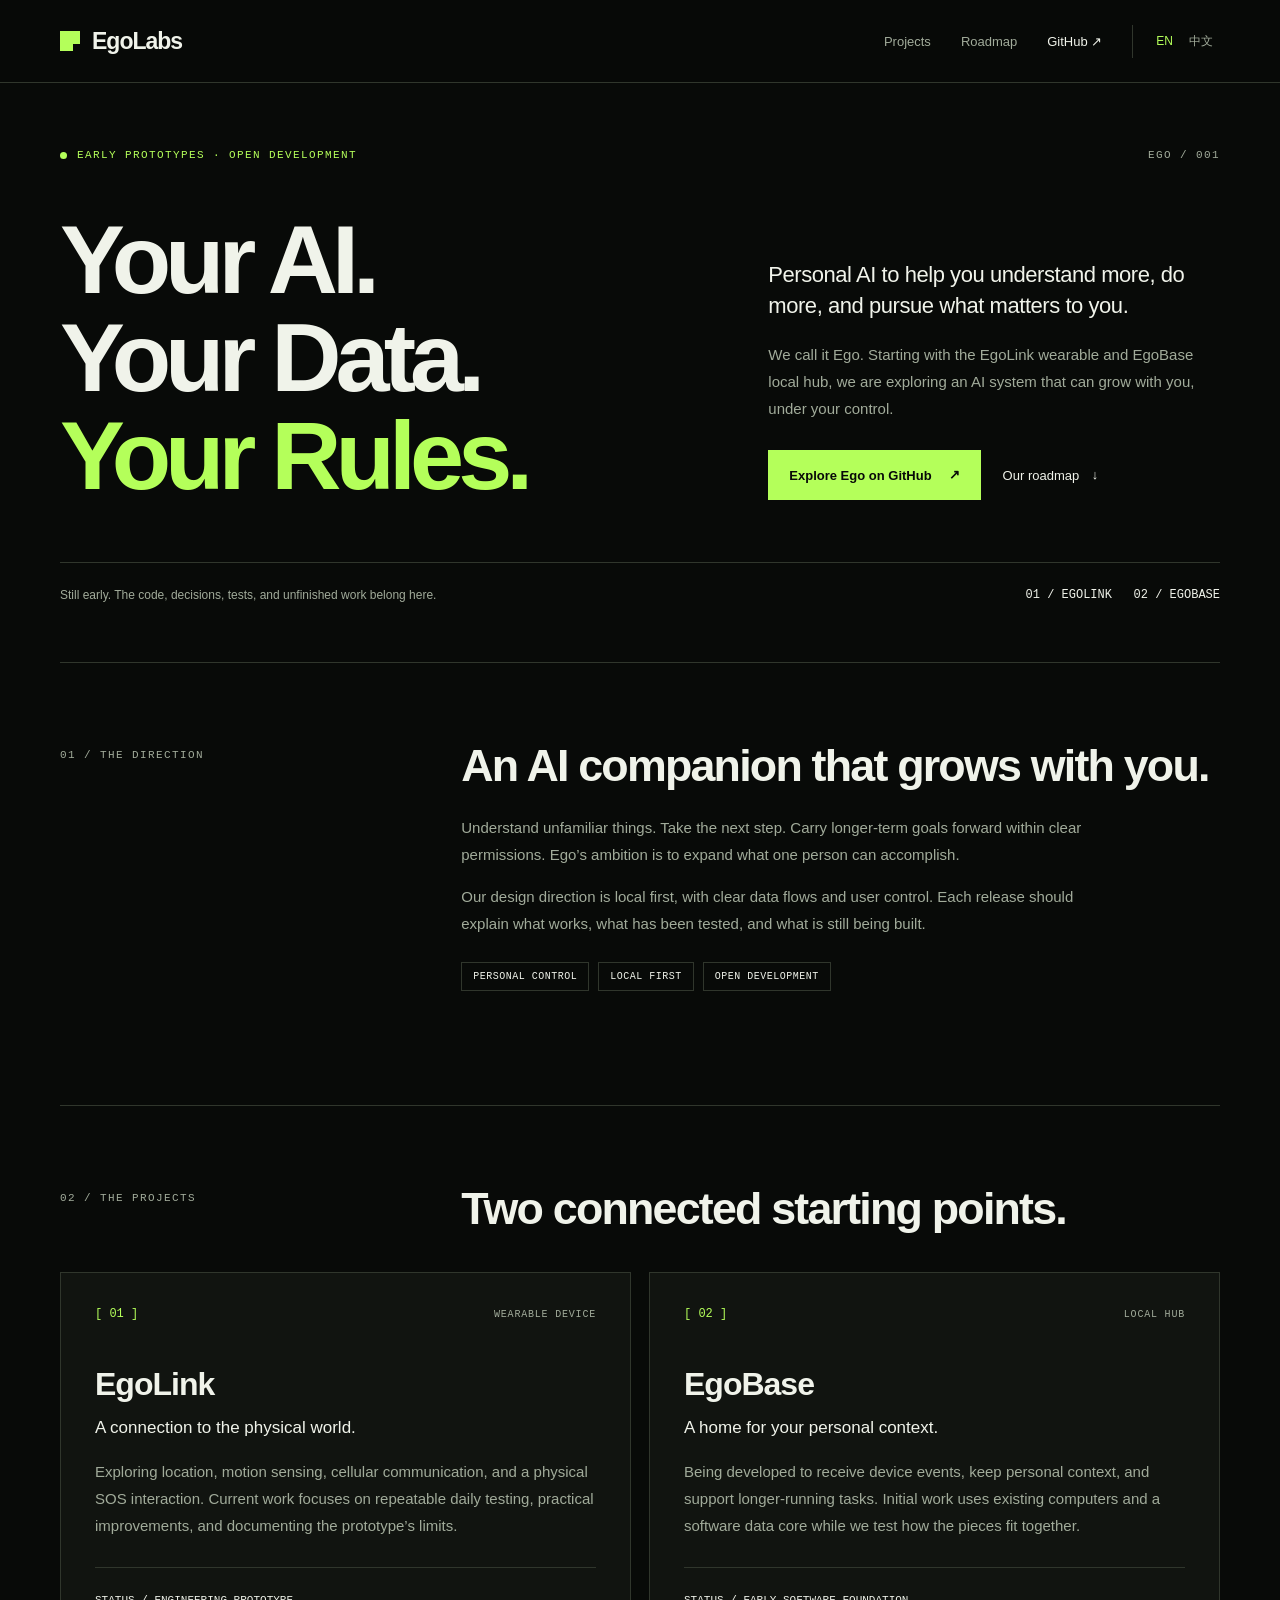
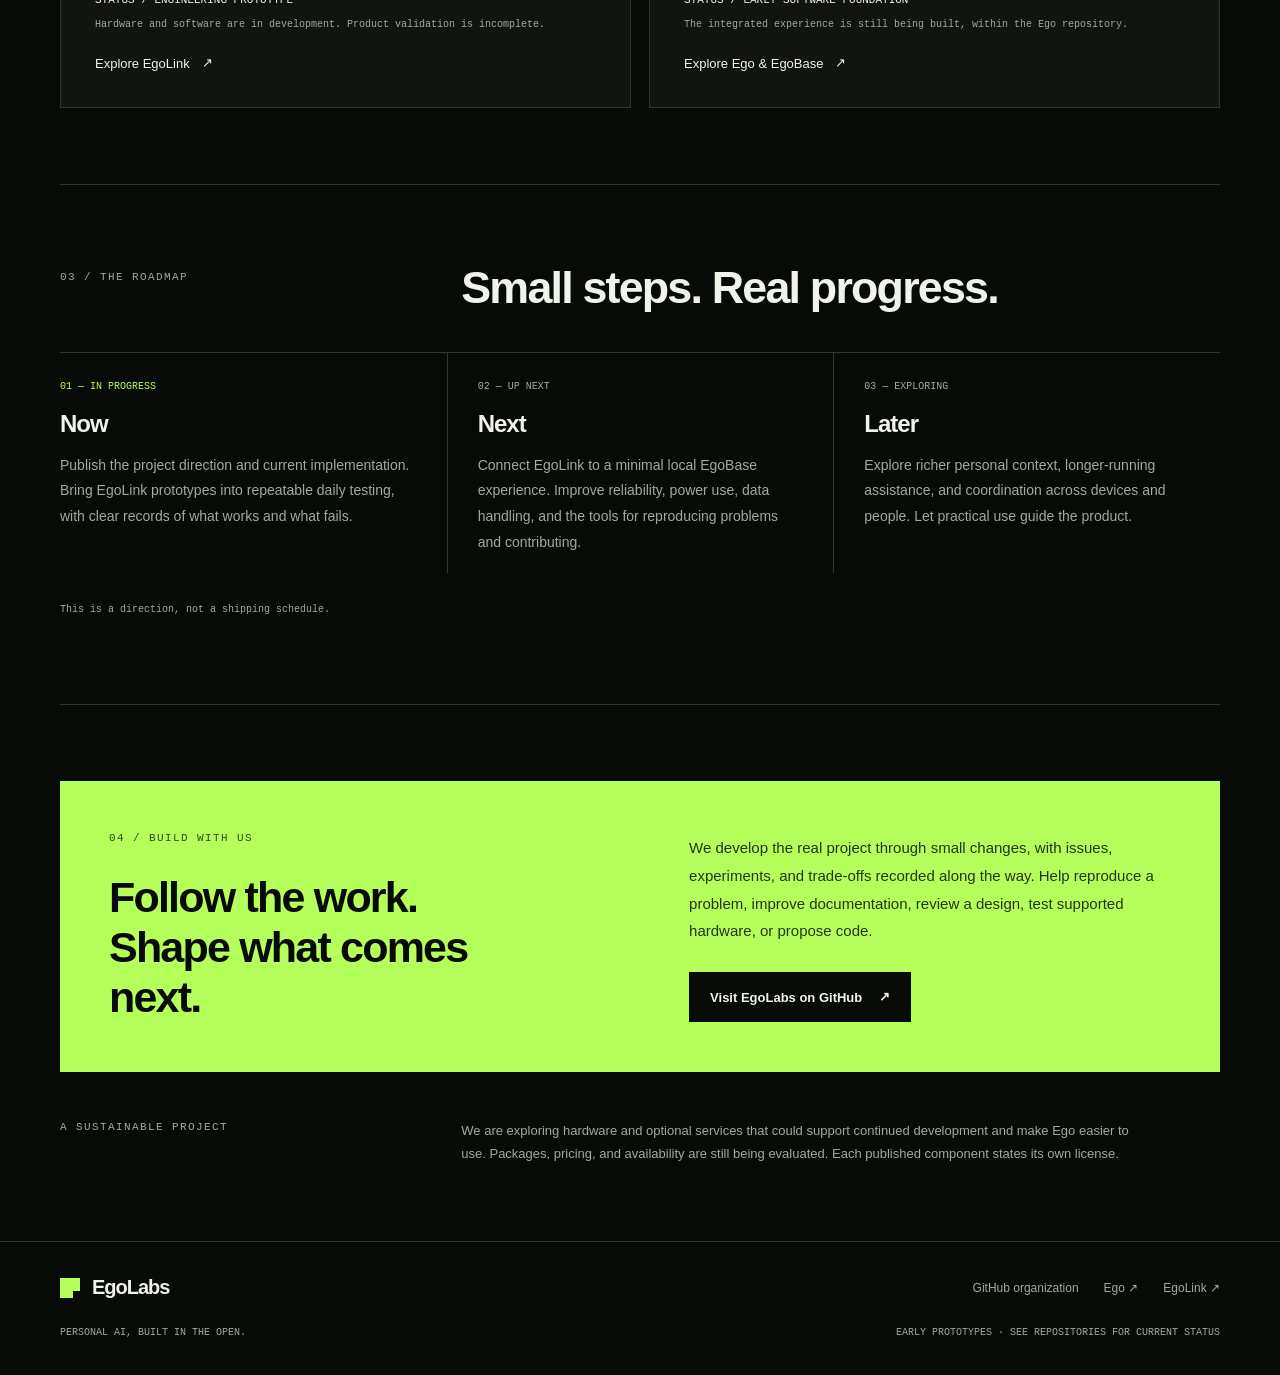
<file: website/index.html>
<!doctype html>
<html lang="en">
<head>
  <meta charset="utf-8">
  <meta name="viewport" content="width=device-width, initial-scale=1">
  <meta name="theme-color" content="#080a08">
  <meta name="description" content="EgoLabs is building personal AI in the open. Explore EgoLink, EgoBase, the roadmap, and the real work behind the prototypes.">
  <meta property="og:title" content="EgoLabs — Your AI. Your Data. Your Rules.">
  <meta property="og:description" content="Personal AI, built in the open. Follow the development of EgoLink and EgoBase.">
  <meta property="og:type" content="website">
  <meta property="og:url" content="https://getego.ai/">
  <title>EgoLabs — Your AI. Your Data. Your Rules.</title>
  <link rel="canonical" href="https://getego.ai/">
  <style>
    :root { color-scheme: dark; --bg:#080a08; --panel:#111410; --text:#f0f3ea; --muted:#a1ab9a; --line:#30362c; --green:#b4ff5a; --mono:ui-monospace,"SFMono-Regular",Consolas,"Liberation Mono",monospace; --sans:Inter,Arial,"PingFang SC","Microsoft YaHei",sans-serif; }
    * { box-sizing:border-box; }
    html { scroll-behavior:smooth; scroll-padding-top:100px; }
    body { margin:0; background:var(--bg); color:var(--text); font-family:var(--sans); -webkit-font-smoothing:antialiased; }
    a { color:inherit; text-decoration:none; }
    button { font:inherit; }
    a,button { -webkit-tap-highlight-color:transparent; }
    a:focus-visible,button:focus-visible { outline:2px solid var(--green); outline-offset:6px; }
    ::selection { background:var(--green); color:var(--bg); }
    .wrap { width:min(1160px,calc(100% - 80px)); margin-inline:auto; }
    .skip { position:fixed; top:12px; left:12px; z-index:30; background:var(--green); color:var(--bg); padding:12px 18px; transform:translateY(-200%); }
    .skip:focus { transform:translateY(0); }
    .header { position:sticky; top:0; z-index:20; background:rgba(8,10,8,.96); border-bottom:1px solid var(--line); }
    .nav { min-height:82px; display:flex; align-items:center; gap:30px; }
    .brand { display:inline-flex; align-items:center; gap:12px; margin-right:auto; font-size:23px; font-weight:750; letter-spacing:-1px; }
    .brand-mark { width:20px; height:20px; background:var(--green); position:relative; flex:none; }
    .brand-mark:after { content:""; position:absolute; width:7px; height:7px; right:0; bottom:0; background:var(--bg); }
    .nav-link { font-size:13px; color:var(--muted); transition:color .15s; }
    .nav-link:hover { color:var(--text); }
    .nav-github { color:var(--text); }
    .language { display:flex; gap:2px; padding-left:16px; border-left:1px solid var(--line); }
    .language button { border:0; background:transparent; color:var(--muted); padding:8px 7px; cursor:pointer; font-size:12px; }
    .language button[aria-pressed="true"] { color:var(--green); }
    .eyebrow { font-family:var(--mono); font-size:11px; letter-spacing:1.4px; line-height:1.6; text-transform:uppercase; color:var(--muted); }
    .live { display:flex; align-items:center; gap:10px; }
    .dot { display:inline-block; width:7px; height:7px; flex:none; border-radius:50%; background:var(--green); }
    .hero { padding:64px 0 56px; }
    .hero-top { display:flex; justify-content:space-between; gap:20px; }
    .hero-top .eyebrow:first-child { color:var(--green); }
    .hero-grid { display:grid; grid-template-columns:1.4fr 1fr; gap:76px; align-items:end; padding:46px 0 57px; }
    h1 { font-size:clamp(64px,7.6vw,108px); line-height:1.01; letter-spacing:-6px; font-weight:700; margin:0; }
    h1 span { display:block; }
    h1 .accent { color:var(--green); }
    .hero-copy { padding-bottom:5px; }
    .hero-copy .lead { margin:0 0 19px; font-size:22px; line-height:1.45; letter-spacing:-.45px; }
    .body-copy { color:var(--muted); font-size:15px; line-height:1.8; margin:0; }
    .actions { display:flex; flex-wrap:wrap; align-items:center; gap:22px; margin-top:28px; }
    .button { display:inline-flex; align-items:center; justify-content:center; gap:17px; padding:16px 20px; background:var(--green); color:var(--bg); font-size:13px; font-weight:700; border:1px solid var(--green); transition:background .15s,transform .15s; }
    .button:hover { background:#ccff92; transform:translateY(-2px); }
    .text-link { display:inline-flex; gap:12px; align-items:center; font-size:13px; line-height:1.5; }
    .text-link:hover { color:var(--green); }
    .arrow { font-family:var(--mono); }
    .hero-bottom { display:flex; align-items:center; justify-content:space-between; gap:22px; padding-top:23px; border-top:1px solid var(--line); }
    .hero-bottom p { font-size:12px; line-height:1.6; color:var(--muted); margin:0; }
    .hero-bottom .index { font-family:var(--mono); color:var(--text); white-space:nowrap; }
    .section { padding:76px 0; border-top:1px solid var(--line); }
    .section-heading { display:grid; grid-template-columns:1fr 2.1fr; gap:40px; margin-bottom:38px; }
    .section-heading .eyebrow { padding-top:8px; }
    h2 { font-size:clamp(31px,3.5vw,46px); line-height:1.17; font-weight:550; letter-spacing:-1.8px; margin:0; max-width:760px; }
    .intro-text { max-width:650px; margin-top:23px; color:var(--muted); line-height:1.8; font-size:15px; }
    .intro-text p { margin:0 0 15px; }
    .principles { display:flex; flex-wrap:wrap; gap:9px; margin-top:25px; }
    .tag { border:1px solid var(--line); padding:8px 11px; font-family:var(--mono); font-size:10px; letter-spacing:.5px; color:var(--text); }
    .projects { display:grid; grid-template-columns:1fr 1fr; gap:18px; }
    .project { display:flex; flex-direction:column; padding:34px; border:1px solid var(--line); background:var(--panel); }
    .project-top { display:flex; justify-content:space-between; align-items:center; gap:12px; margin-bottom:45px; }
    .project-number { color:var(--green); font-family:var(--mono); font-size:12px; }
    .project-type { font-family:var(--mono); font-size:10px; color:var(--muted); letter-spacing:.8px; text-transform:uppercase; }
    h3 { margin:0; font-size:32px; font-weight:550; letter-spacing:-1px; }
    .project-summary { font-size:17px; line-height:1.5; margin:12px 0 17px; }
    .project .body-copy { flex:1; }
    .status { font-family:var(--mono); font-size:10px; line-height:1.8; color:var(--muted); padding-top:23px; margin:28px 0 20px; border-top:1px solid var(--line); }
    .status strong { display:block; color:var(--text); font-weight:400; font-size:11px; margin-bottom:5px; }
    .project .text-link { align-self:flex-start; }
    .roadmap { display:grid; grid-template-columns:repeat(3,1fr); border-top:1px solid var(--line); }
    .roadmap article { padding:28px 30px 3px 0; }
    .roadmap article+article { padding-left:30px; border-left:1px solid var(--line); }
    .roadmap .stage { font-family:var(--mono); color:var(--muted); font-size:10px; margin-bottom:18px; }
    .roadmap article:first-child .stage { color:var(--green); }
    .roadmap h3 { font-size:24px; margin-bottom:15px; }
    .roadmap p { color:var(--muted); font-size:14px; line-height:1.85; }
    .roadmap-note { margin-top:28px; color:var(--muted); font-family:var(--mono); font-size:10px; line-height:1.7; }
    .contribute { background:var(--green); color:var(--bg); padding:49px; display:grid; grid-template-columns:1.1fr 1fr; gap:50px; }
    .contribute .eyebrow { color:#354921; margin-bottom:24px; }
    .contribute h2 { font-size:43px; max-width:450px; }
    .contribute p { font-size:15px; line-height:1.85; margin:4px 0 27px; color:#25351a; }
    .contribute .button { background:var(--bg); color:var(--text); border-color:var(--bg); }
    .contribute .button:hover { background:#242c1d; }
    .support { display:grid; grid-template-columns:1fr 2.1fr; gap:40px; padding:47px 0 0; }
    .support .body-copy { max-width:670px; font-size:13px; }
    .footer { border-top:1px solid var(--line); padding:34px 0; }
    .footer-top { display:flex; align-items:center; gap:24px; }
    .footer .brand { font-size:20px; }
    .footer-links { display:flex; gap:25px; flex-wrap:wrap; font-size:12px; color:var(--muted); }
    .footer-links a:hover { color:var(--green); }
    .footer-bottom { margin-top:25px; display:flex; justify-content:space-between; gap:16px; font-size:10px; color:var(--muted); line-height:1.7; font-family:var(--mono); }
    .footer-bottom p { margin:0; }
    html[lang="zh-CN"] h1 { font-size:clamp(50px,6.1vw,87px); letter-spacing:-3px; line-height:1.16; }
    html[lang="zh-CN"] h2 { line-height:1.4; letter-spacing:-1px; }
    html[lang="zh-CN"] .hero-copy .lead { line-height:1.7; }
    @media (min-width:1500px) { .hero { padding-top:85px; padding-bottom:65px; } .hero-grid { padding-top:60px; padding-bottom:72px; } }
    @media (max-width:960px) { .hero-grid { gap:38px; } h1 { font-size:76px; letter-spacing:-4px; } .hero-copy .lead { font-size:19px; } .section-heading,.support { grid-template-columns:1fr 2.5fr; gap:30px; } .contribute { gap:35px; padding:36px; } .contribute h2 { font-size:36px; } .project { padding:27px; } }
    @media (max-width:720px) { .wrap { width:calc(100% - 40px); } .nav { min-height:70px; gap:16px; flex-wrap:wrap; } .nav-link:not(.nav-github) { display:none; } .brand { font-size:20px; gap:9px; } .brand-mark { width:17px; height:17px; } .language { padding-left:9px; gap:0; } .language button { padding-inline:6px; } .hero { padding:34px 0; } .hero-top { gap:10px; } .hero-top .edition { display:none; } .hero-grid { grid-template-columns:1fr; gap:35px; padding:32px 0 35px; } h1 { font-size:clamp(64px,12vw,88px); letter-spacing:-4px; } .hero-copy { max-width:500px; } .hero-copy .lead { font-size:20px; } .actions { gap:20px; margin-top:25px; } .hero-bottom { align-items:flex-start; flex-direction:column; gap:10px; } .hero-bottom .index { font-size:10px; } .section { padding:48px 0; } .section-heading,.support { grid-template-columns:1fr; gap:18px; } .section-heading { margin-bottom:28px; } h2 { font-size:32px; letter-spacing:-1px; } .intro-text { margin-top:18px; } .projects { grid-template-columns:1fr; gap:16px; } .project { padding:27px; } .project-top { margin-bottom:30px; } .roadmap { grid-template-columns:1fr; } .roadmap article,.roadmap article+article { padding:25px 0; border-left:0; } .roadmap article+article { border-top:1px solid var(--line); } .roadmap .stage { margin-bottom:12px; } .roadmap p { margin-bottom:0; } .roadmap-note { margin-top:0; } .contribute { grid-template-columns:1fr; gap:24px; padding:28px; } .contribute h2 { font-size:34px; } .contribute .eyebrow { margin-bottom:18px; } .contribute p { margin-top:0; margin-bottom:20px; } .support { padding-top:32px; } .footer-top { align-items:flex-start; flex-direction:column; gap:25px; } .footer-bottom { flex-direction:column; gap:12px; } html[lang="zh-CN"] h1 { font-size:clamp(49px,9vw,70px); letter-spacing:-2px; } }
    @media (prefers-reduced-motion:reduce) { html { scroll-behavior:auto; } *,*:before,*:after { transition:none!important; animation:none!important; } }
  </style>
</head>
<body>
  <a class="skip" href="#main" data-zh="跳到正文">Skip to content</a>
  <header class="header">
    <nav class="nav wrap" aria-label="Main navigation">
      <a class="brand" href="#top" aria-label="EgoLabs home"><span class="brand-mark" aria-hidden="true"></span>EgoLabs</a>
      <a class="nav-link" href="#projects" data-zh="项目">Projects</a>
      <a class="nav-link" href="#roadmap" data-zh="路线">Roadmap</a>
      <a class="nav-link nav-github" href="https://github.com/getegoai">GitHub <span aria-hidden="true">↗</span></a>
      <div class="language" role="group" aria-label="Language / 语言">
        <button type="button" data-language="en" aria-pressed="true" lang="en">EN</button>
        <button type="button" data-language="zh-CN" aria-pressed="false" lang="zh-CN">中文</button>
      </div>
    </nav>
  </header>
  <main id="main">
    <div class="wrap">
      <section class="hero" id="top" aria-labelledby="hero-title">
        <div class="hero-top">
          <div class="eyebrow live"><span class="dot" aria-hidden="true"></span><span data-zh="早期原型 · 公开研发">Early prototypes · Open development</span></div>
          <div class="eyebrow edition">EGO / 001</div>
        </div>
        <div class="hero-grid">
          <h1 id="hero-title"><span data-zh="你的 AI。">Your AI.</span><span data-zh="你的数据。">Your Data.</span><span class="accent" data-zh="由你掌控。">Your Rules.</span></h1>
          <div class="hero-copy">
            <p class="lead" data-zh="让个人 AI 扩展你的认知与行动能力，持续推进你在意的事。">Personal AI to help you understand more, do more, and pursue what matters to you.</p>
            <p class="body-copy" data-zh="我们称它为 Ego。从 EgoLink 随身设备与 EgoBase 本地中枢开始，我们正在探索一个能长期与你协作、由你掌控的 AI 系统。">We call it Ego. Starting with the EgoLink wearable and EgoBase local hub, we are exploring an AI system that can grow with you, under your control.</p>
            <div class="actions">
              <a class="button" href="https://github.com/getegoai/ego"><span data-zh="在 GitHub 探索 Ego">Explore Ego on GitHub</span><span class="arrow" aria-hidden="true">↗</span></a>
              <a class="text-link" href="#roadmap"><span data-zh="查看路线">Our roadmap</span><span class="arrow" aria-hidden="true">↓</span></a>
            </div>
          </div>
        </div>
        <div class="hero-bottom">
          <p data-zh="项目仍在早期。代码、取舍、测试和待解决的问题，一起公开。">Still early. The code, decisions, tests, and unfinished work belong here.</p>
          <p class="index" data-zh="01 / EGOLINK　　02 / EGOBASE">01 / EGOLINK &nbsp; 02 / EGOBASE</p>
        </div>
      </section>
      <section class="section" id="vision" aria-labelledby="vision-title">
        <div class="section-heading">
          <div class="eyebrow" data-zh="01 / 愿景">01 / The direction</div>
          <div>
            <h2 id="vision-title" data-zh="一个由你掌控、与你共同成长的 AI 伙伴。">An AI companion that grows with you.</h2>
            <div class="intro-text">
              <p data-zh="帮助你理解新的领域、采取下一步行动，并在明确授权的范围内持续推进长期目标。Ego 的愿景，是扩大个人能够完成的事情的范围。">Understand unfamiliar things. Take the next step. Carry longer-term goals forward within clear permissions. Ego’s ambition is to expand what one person can accomplish.</p>
              <p data-zh="我们以本地优先、清晰的数据流和用户控制为设计方向。每个版本都会说明哪些已经实现、哪些经过测试，以及哪些仍待完成。">Our design direction is local first, with clear data flows and user control. Each release should explain what works, what has been tested, and what is still being built.</p>
            </div>
            <div class="principles"><span class="tag" data-zh="个人掌控">PERSONAL CONTROL</span><span class="tag" data-zh="本地优先">LOCAL FIRST</span><span class="tag" data-zh="公开研发">OPEN DEVELOPMENT</span></div>
          </div>
        </div>
      </section>
      <section class="section" id="projects" aria-labelledby="projects-title">
        <div class="section-heading"><div class="eyebrow" data-zh="02 / 项目">02 / The projects</div><h2 id="projects-title" data-zh="从两个相连的部分开始。">Two connected starting points.</h2></div>
        <div class="projects">
          <article class="project">
            <div class="project-top"><span class="project-number">[ 01 ]</span><span class="project-type" data-zh="随身设备">Wearable device</span></div>
            <h3>EgoLink</h3>
            <p class="project-summary" data-zh="连接个人 AI 与现实世界。">A connection to the physical world.</p>
            <p class="body-copy" data-zh="探索定位、运动感知、蜂窝通信和实体 SOS 交互。当前重点是让原型进入可重复的日常测试，持续改进并记录它的能力边界。">Exploring location, motion sensing, cellular communication, and a physical SOS interaction. Current work focuses on repeatable daily testing, practical improvements, and documenting the prototype’s limits.</p>
            <div class="status"><strong data-zh="状态 / 工程原型">STATUS / ENGINEERING PROTOTYPE</strong><span data-zh="硬件与软件持续开发中，产品验证尚未完成。">Hardware and software are in development. Product validation is incomplete.</span></div>
            <a class="text-link" href="https://github.com/getegoai/egolink"><span data-zh="查看 EgoLink 项目">Explore EgoLink</span><span class="arrow" aria-hidden="true">↗</span></a>
          </article>
          <article class="project">
            <div class="project-top"><span class="project-number">[ 02 ]</span><span class="project-type" data-zh="本地中枢">Local hub</span></div>
            <h3>EgoBase</h3>
            <p class="project-summary" data-zh="为个人 AI 保留连续的上下文。">A home for your personal context.</p>
            <p class="body-copy" data-zh="用于接收设备事件、保存个人上下文，并逐步支持持续性的任务。初期使用现有电脑和软件数据底座，验证这些能力怎样协同工作。">Being developed to receive device events, keep personal context, and support longer-running tasks. Initial work uses existing computers and a software data core while we test how the pieces fit together.</p>
            <div class="status"><strong data-zh="状态 / 早期软件基础">STATUS / EARLY SOFTWARE FOUNDATION</strong><span data-zh="整体体验仍在建设中，当前工作位于 Ego 仓库。">The integrated experience is still being built, within the Ego repository.</span></div>
            <a class="text-link" href="https://github.com/getegoai/ego"><span data-zh="查看 Ego 与 EgoBase">Explore Ego &amp; EgoBase</span><span class="arrow" aria-hidden="true">↗</span></a>
          </article>
        </div>
      </section>
      <section class="section" id="roadmap" aria-labelledby="roadmap-title">
        <div class="section-heading"><div class="eyebrow" data-zh="03 / 路线">03 / The roadmap</div><h2 id="roadmap-title" data-zh="小步实现，持续验证。">Small steps. Real progress.</h2></div>
        <div class="roadmap">
          <article><div class="stage" data-zh="01 — 当前">01 — IN PROGRESS</div><h3 data-zh="现在">Now</h3><p data-zh="公开项目方向与当前实现。让 EgoLink 原型进入可重复的日常测试，清楚记录成功、失败与待解决的问题。">Publish the project direction and current implementation. Bring EgoLink prototypes into repeatable daily testing, with clear records of what works and what fails.</p></article>
          <article><div class="stage" data-zh="02 — 下一步">02 — UP NEXT</div><h3 data-zh="接下来">Next</h3><p data-zh="连接 EgoLink 与最小可用的本地 EgoBase。改进可靠性、功耗、数据处理，以及复现问题和参与贡献所需的工具。">Connect EgoLink to a minimal local EgoBase experience. Improve reliability, power use, data handling, and the tools for reproducing problems and contributing.</p></article>
          <article><div class="stage" data-zh="03 — 持续探索">03 — EXPLORING</div><h3 data-zh="更远期">Later</h3><p data-zh="探索更丰富的个人上下文、跨时间持续协助，以及人与设备之间的协作。让真实使用推动产品演进。">Explore richer personal context, longer-running assistance, and coordination across devices and people. Let practical use guide the product.</p></article>
        </div>
        <p class="roadmap-note" data-zh="路线表达发展方向，并非上市时间承诺。">This is a direction, not a shipping schedule.</p>
      </section>
      <section class="section" id="contribute" aria-labelledby="contribute-title">
        <div class="contribute">
          <div><div class="eyebrow" data-zh="04 / 一起建设">04 / Build with us</div><h2 id="contribute-title" data-zh="跟随真实研发，参与下一步。">Follow the work.<br>Shape what comes next.</h2></div>
          <div><p data-zh="我们以小步提交推进真实项目，在 Issue、PR 和设计记录中保留问题、实验与取舍。欢迎复现问题、改进文档、评审设计、测试支持的硬件，或提出代码改动。">We develop the real project through small changes, with issues, experiments, and trade-offs recorded along the way. Help reproduce a problem, improve documentation, review a design, test supported hardware, or propose code.</p><a class="button" href="https://github.com/getegoai"><span data-zh="前往 EgoLabs GitHub">Visit EgoLabs on GitHub</span><span class="arrow" aria-hidden="true">↗</span></a></div>
        </div>
        <div class="support"><div class="eyebrow" data-zh="持续发展的方式">A sustainable project</div><p class="body-copy" data-zh="我们正在探索硬件和可选服务，让项目能够持续开发，也让 Ego 更容易使用。产品组合、价格与供应时间仍待验证。各公开组件会注明自己的许可协议。">We are exploring hardware and optional services that could support continued development and make Ego easier to use. Packages, pricing, and availability are still being evaluated. Each published component states its own license.</p></div>
      </section>
    </div>
  </main>
  <footer class="footer">
    <div class="wrap">
      <div class="footer-top"><a class="brand" href="#top"><span class="brand-mark" aria-hidden="true"></span>EgoLabs</a><div class="footer-links"><a href="https://github.com/getegoai" data-zh="GitHub 组织">GitHub organization</a><a href="https://github.com/getegoai/ego">Ego ↗</a><a href="https://github.com/getegoai/egolink">EgoLink ↗</a></div></div>
      <div class="footer-bottom"><p data-zh="个人 AI，公开建设。">PERSONAL AI, BUILT IN THE OPEN.</p><p data-zh="早期原型 · 以仓库中的当前状态为准">EARLY PROTOTYPES · SEE REPOSITORIES FOR CURRENT STATUS</p></div>
    </div>
  </footer>
  <script>
    // Language preference stays in this page only; no storage, cookies, or requests.
    const translations = [...document.querySelectorAll('[data-zh]')].map(element => ({element, english:element.innerHTML, chinese:element.dataset.zh}));
    const languageButtons = [...document.querySelectorAll('[data-language]')];
    function setLanguage(language) {
      document.documentElement.lang = language;
      for (const {element, english, chinese} of translations) {
        if (language === 'zh-CN') element.textContent = chinese;
        else element.innerHTML = english;
      }
      for (const button of languageButtons) button.setAttribute('aria-pressed', String(button.dataset.language === language));
    }
    for (const button of languageButtons) button.addEventListener('click', () => setLanguage(button.dataset.language));
    if (new URLSearchParams(window.location.search).get('lang') === 'zh') setLanguage('zh-CN');
  </script>
</body>
</html>
</file>
